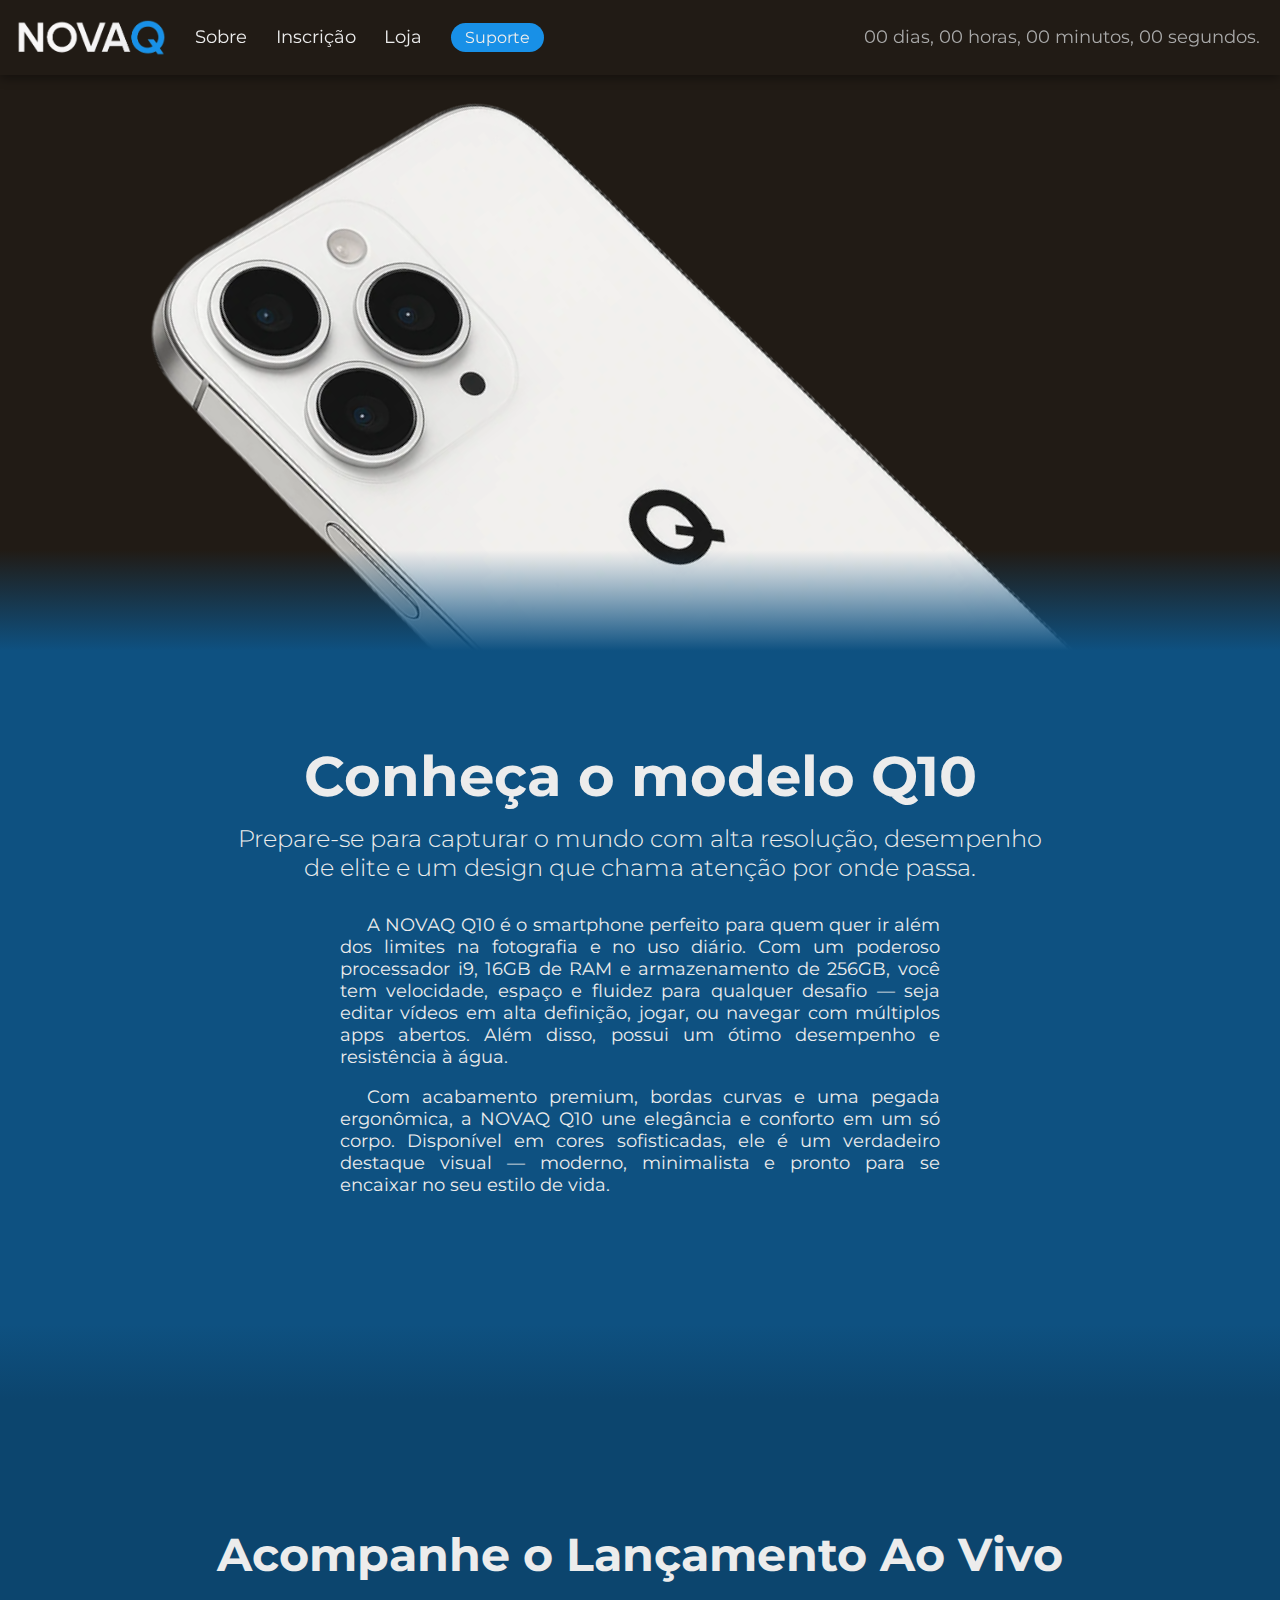
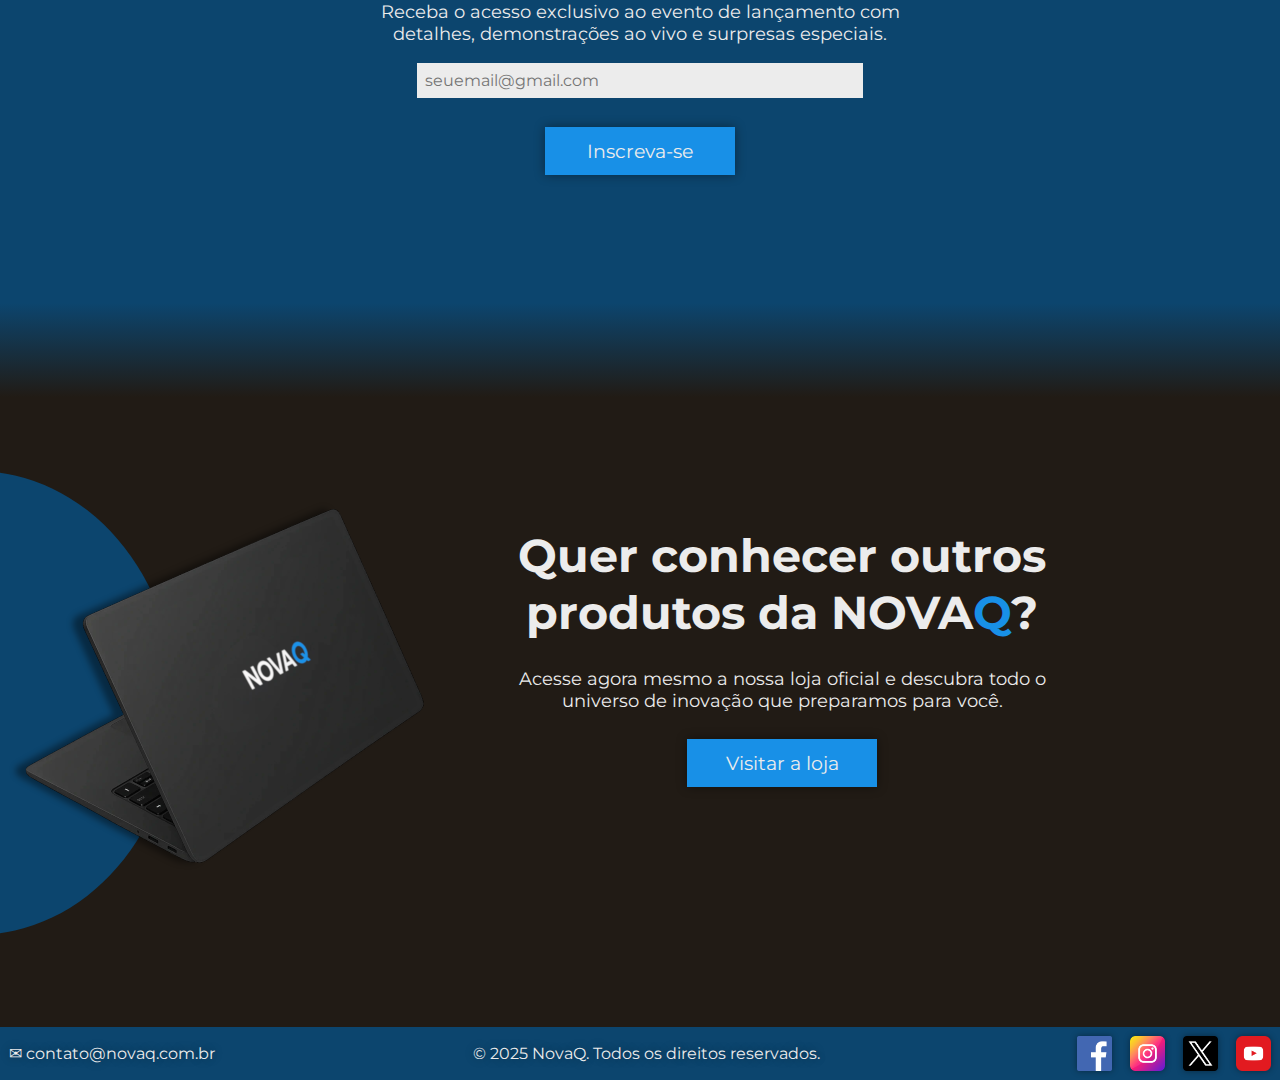
<file: index.html>
<!DOCTYPE html>
<html lang="pt-br">
    <head>
        <meta charset="UTF-8" />
        <meta name="viewport" content="width=device-width, initial-scale=1.0" />
        
        <!-- Ícone -->
        <link rel="shortcut icon" href="img/favicon.ico" type="image/x-icon">
        <!-- Título da página -->
        <title>Lançamento NovaQ Q10 | Prepare-se para o Futuro</title>

        <!-- Arquivos de estilo -->
        <link rel="stylesheet" href="styles/config.css" />
        <link rel="stylesheet" href="styles/menu.css" />
        <link rel="stylesheet" href="styles/sobre.css" />
        <link rel="stylesheet" href="styles/inscricao.css" />
        <link rel="stylesheet" href="styles/loja.css" />
        <link rel="stylesheet" href="styles/footer.css" />
        <link rel="stylesheet" href="styles/input.css" />
        <link rel="stylesheet" href="styles/media-queries.css" />

        <script src="scripts/contagem-regressiva.js" defer></script>
        <script src="scripts/img-trans.js" defer></script>
    </head>
    <body>
        <!-- Menu de navegação -->
        <nav id="menu">
            <ul id="opcao">
                <div id="botao-topico-nav">
                    <li id="op-ini" class="botao-nav">
                        <a href="#body" class="smooth-bot-nav"
                            ><img
                                src="img/marca.png"
                                alt="NovaQ"
                                id="marca"
                                draggable="false"
                        /></a>
                    </li>
                    <li id="op-sob" class="botao-nav">
                        <a href="#sobre" class="smooth-bot-nav">Sobre</a>
                    </li>
                    <li id="op-ins" class="botao-nav">
                        <a href="#inscricao" class="smooth-bot-nav"
                            >Inscrição</a
                        >
                    </li>
                    <li id="op-loja" class="botao-nav">
                        <a href="#loja" class="smooth-bot-nav">Loja</a>
                    </li>
                    <li id="op-sup">
                        <a href="#" id="link-sup" draggable="false">Suporte</a>
                    </li>
                </div>
                <li id="tempo">
                    <span id="cont-reg"
                        ><abbr title="" id="verDtEvent"
                            >00 dias, 00 horas, 00 minutos, 00 segundos.</abbr
                        ></span
                    >
                </li>
            </ul>
        </nav>

        <!-- Sobre -->
        <div id="img-sobre">
            <img
                src="img/img1.png"
                alt="NOVAQ Q10"
                id="celular"
                draggable="false"
            />
        </div>
        <main id="sobre">
            <div>
                <h1>Conheça o modelo Q10</h1>
                <h2>
                    Prepare-se para capturar o mundo com alta resolução,
                    desempenho de elite e um design que chama atenção por onde
                    passa.
                </h2>
                <p>
                    A NOVAQ Q10 é o smartphone perfeito para quem quer ir além
                    dos limites na fotografia e no uso diário. Com um poderoso
                    processador i9, 16GB de RAM e armazenamento de 256GB, você
                    tem velocidade, espaço e fluidez para qualquer desafio —
                    seja editar vídeos em alta definição, jogar, ou navegar com
                    múltiplos apps abertos. Além disso, possui um ótimo
                    desempenho e resistência à água.
                </p>
                <p>
                    Com acabamento premium, bordas curvas e uma pegada
                    ergonômica, a NOVAQ Q10 une elegância e conforto em um só
                    corpo. Disponível em cores sofisticadas, ele é um verdadeiro
                    destaque visual — moderno, minimalista e pronto para se
                    encaixar no seu estilo de vida.
                </p>
            </div>
        </main>

        <!-- Inscrição -->
        <main id="inscricao">
            <div>
                <h1>Acompanhe o Lançamento Ao Vivo</h1>
                <p>
                    Receba o acesso exclusivo ao evento de lançamento com
                    detalhes, demonstrações ao vivo e surpresas especiais.
                </p>
                <form>
                    <input
                        type="email"
                        name="caixa_de_email"
                        id="email"
                        placeholder="seuemail@gmail.com"
                        required
                    />
                    <br />
                    <input type="submit" value="Inscreva-se" id="botao-ins" />
                </form>
            </div>
        </main>

        <!-- Loja -->
        <div id="div-grid">
            <div id="img-loja">
                <img
                    src="img/img2.png"
                    alt="imagens-ilustrativas"
                    id="img-trans"
                    draggable="false"
                />
                <div id="img-background"></div>
            </div>
            <article id="loja">
                <div>
                    <h1>
                        Quer conhecer outros produtos da NOVA<span id="destaque"
                            >Q</span
                        >?
                    </h1>
                    <p>
                        Acesse agora mesmo a nossa loja oficial e descubra todo
                        o universo de inovação que preparamos para você.
                    </p>
                    <a
                        href="#"
                        target="_blank"
                        id="link-loja"
                        draggable="false"
                    >
                        <input
                            type="button"
                            value="Visitar a loja"
                            id="botao-loja"
                        />
                    </a>
                </div>
            </article>
        </div>

        <!-- Rodapé -->
        <footer id="footer">
            <a href="#" id="link-cont" target="_blank" draggable="false">&#x2709; contato@novaq.com.br</a>
            <p>© 2025 NovaQ. Todos os direitos reservados.</p>
            <ul>
                <li><a href="#" target="_blank" class="rd-link" draggable="false"><img src="img/facebook-img.png" alt="Facebook" class="rd-img" draggable="false" /></a></li>
                <li><a href="#" target="_blank" class="rd-link" draggable="false"><img src="img/instagram-img.png" alt="Instagram" class="rd-img" draggable="false" /></a></li>
                <li><a href="#" target="_blank" class="rd-link" draggable="false"><img src="img/twitter-img.png" alt="Twitter" class="rd-img" draggable="false" /></a></li>
                <li><a href="#" target="_blank" class="rd-link" draggable="false"><img src="img/youtube-img.png" alt="Youtube" class="rd-img" draggable="false" /></a></li>
            </ul>
        </footer>
    </body>
</html>
</file>
<file: styles/config.css>
/* Importação da fonte (Montserrat) */
@import url("https://fonts.googleapis.com/css2?family=Montserrat:ital,wght@0,100..900;1,100..900&display=swap");

/* Configuração geral */
* {
    font-family: "Montserrat", Arial, Helvetica, sans-serif;
    margin: 0px;
    padding: 0px;
}

html {
    scroll-behavior: smooth;
}

/* Corpo da página */
body {
    background-color: var(--cor1);
}

img {
    user-select: none;
}

span#destaque {
    color: var(--cor3);
    font-weight: bold;
}

/* Variáveis */
:root {
    --cor1: #211b15;
    --cor2: #ececec;
    --cor3: #1890e7;
    --cor4: #0e5181;
    --cor5: #0c456e;
    --parRecuo: 1.5em;
    --parTam: 18px;
    --titulo: 3.5em;
    --subtitulo: 1.5em;
    --backLinearPor: 87%;
    --paddingConteudo: 12em 0px 8em;
    --imgLojaTam: 400px;
}
</file>
<file: styles/menu.css>
/* Barra de navegação */
/* INICIO */
nav#menu {
    position: fixed;
    width: 100%;
    background-color: var(--cor1);
    box-shadow: 0px 3px 10px rgba(0, 0, 0, 0.4);
    z-index: 2;
    user-select: none;
}

/* Lista de navegação */
ul#opcao {
    display: flex;
    justify-content: space-between;
    align-items: center;
    padding: 1em;
    list-style: none;
    cursor: default;
}

div#botao-topico-nav {
    display: flex;
    align-items: center;
    width: 33em;
    justify-content: space-between;
}

/* Botões de navegação */
/* Configuração geral */
a.smooth-bot-nav {
    font-size: 18px;
    color: var(--cor2);
    text-decoration: none;
}

a.smooth-bot-nav:hover {
    text-decoration: underline;
    cursor: pointer;
}

/* Botão de suporte */
li#op-sup {
    margin-right: 0px;
}

a#link-sup {
    background-color: var(--cor3);
    border-radius: 20px;
    padding: 5px 14px;
    color: var(--cor2);
    text-decoration: none;
    transition-duration: 0.5s;
}

a#link-sup:hover {
    background-color: #157fcb;
}

a#link-sup:active {
    background-color: #1168a6;
}

/* Contagem regressiva */
li#tempo {
    margin-right: 4px;
    color: darkgray;
    font-size: 18px;
    text-decoration: none;
    cursor: default;
}

abbr#verDtEvent {
    display: inline-block;
    text-decoration: none;
}

/* Logo da empresa */
img#marca {
    position: relative;
    top: 3px;
    width: 150px;
}
/* FIM */
</file>
<file: styles/sobre.css>
/* Posição da imagem (NOVAQ Q10) */
div#img-sobre {
    text-align: center;
}

/* Imagem (NOVAQ Q10) */
div#img-sobre > img#celular {
    margin: 6em 0px -110px 0px;
}

/* Conteúdo do sobre */
main#sobre {
    position: relative;
    padding: var(--paddingConteudo);
    background: linear-gradient(to top, var(--cor4) var(--backLinearPor), transparent);
    text-align: center;
    color: var(--cor2);
    z-index: 1;
}

/* Título */
main#sobre > div > h1 {
    font-size: var(--titulo);
}

/* Subtítulo */
main#sobre > div > h2 {
    margin: auto;
    padding: 14px 0px;
    width: 820px;
    font-size: var(--subtitulo);
    font-weight: 300;
}

/* Parágrafo */
main#sobre > div > p {
    margin: auto;
    padding-top: 1em;
    width: 600px;
    text-align: justify;
    text-indent: var(--parRecuo);
    font-size: var(--parTam);
}
</file>
<file: styles/inscricao.css>
/* Conteúdo da Inscrição */
main#inscricao {
    background: linear-gradient(
        to top,
        var(--cor5) var(--backLinearPor),
        var(--cor4)
    );
    padding: var(--paddingConteudo);
    text-align: center;
    color: var(--cor2);
}

/* Título */
main#inscricao > div > h1 {
    font-size: calc(var(--titulo) - 0.6em);
    padding-top: 10px;
}

/* Parágrafo */
main#inscricao > div > p {
    margin: auto;
    padding: 1em 0px;
    width: 600px;
    text-align: center;
    font-size: var(--parTam);
}
</file>
<file: styles/loja.css>
/* Organização do conteúdo loja */
div#div-grid {
    display: grid;
    grid-template-columns: auto 56%;
    justify-content: start;
    position: relative;
    background: linear-gradient(
        to top,
        var(--cor1) var(--backLinearPor),
        var(--cor5)
    );
    padding: var(--paddingConteudo);
}

/* Posição da imagem */
div#img-loja {
    position: relative;
    padding-left: 1.5em;
    z-index: 1;
}

/* Transição de imagens */
img#img-trans {
    filter: drop-shadow(-10px 0px 3px rgba(0, 0, 0, 0.4));
    width: var(--imgLojaTam);
}

/* Background azul escuro */
div#img-background {
    position: absolute;
    top: -1.5em;
    left: -14em;
    padding: 2em 0px;
    background-color: var(--cor5);
    border-radius: 100%;
    width: var(--imgLojaTam);
    height: var(--imgLojaTam);
    z-index: -1;
}


/* Texto do conteúdo loja */
/* INICIO */
article#loja {
    margin-top: 2em;
    text-align: center;
    color: var(--cor2);
}

/* Título */
article#loja > div > h1 {
    font-size: calc(var(--titulo) - 0.6em);
}

/* Parágrafo */
article#loja > div > p {
    margin: auto;
    padding: 1.5em 0px;
    text-align: center;
    font-size: var(--parTam);
    width: 600px;
}
/* FIM */
</file>
<file: styles/footer.css>
/* Rodapé da página */
footer#footer {
    display: grid;
    grid-template-areas: "a p ul";
    align-items: center;
    justify-content: space-between;
    background-color: var(--cor5);
    color: var(--cor2);
}

/* Link do contato */
/* INICIO */
a#link-cont {
    padding: 9px;
    color: var(--cor2);
    text-decoration: none;
    text-shadow: 0px 0px 10px rgba(0, 0, 0, 0.4);
    user-select: none;
}

a#link-cont:hover {
    text-decoration: underline;
}
/* FIM */

/* Declaração de direitos reservados */
footer#footer > p {
    text-align: center;
    padding: 9px;
    text-shadow: 0px 0px 10px rgba(0, 0, 0, 0.4);
}

/* Redes sociais */
/* INICIO */
/* Organização das imagens */
footer#footer > ul {
    display: flex;
    align-items: center;
    list-style-type: none;
}

/* Imagem das redes sociais */
img.rd-img {
    margin: 9px 9px 5px 9px;
    filter: drop-shadow(0px 0px 3px rgba(0, 0, 0, 0.4));
    width: 35px;
    transition-duration: 0.5s;
}

img.rd-img:active {
    transform: scale(0.90);
}
/* FIM */
</file>
<file: styles/input.css>
/* Caixa de email */
input#email {
    padding: 8px;
    width: 430px;
    border: none;
    outline: none;
    background-color: var(--cor2);
    font-weight: 400;
    font-size: 16px;
}

/* Botões */
input#botao-ins, input#botao-loja {
    padding: 12px;
    border: none;
    width: 190px;
    background-color: var(--cor3);
    font-size: 1.2em;
    color: var(--cor2);
    box-shadow: 0px 0px 10px rgba(0, 0, 0, 0.4);
    transition: 0.5s;
}

input#botao-ins:hover, input#botao-loja:hover {
    cursor: pointer;
}

input#botao-ins:hover, input#botao-loja:hover {
    background-color: #157fcb;
}

input#botao-ins:active, input#botao-loja:active {
  background-color: #1168A6;
}

input#botao-ins {
    margin-top: 1.5em;
}
</file>
<file: styles/media-queries.css>
/* Monitores e notebooks */
/* INICIO */
@media (max-width: 1039px) {
    img#celular {
        width: 801px;
    }

    div#div-grid {
        display: flex;
        align-items: center;
        flex-direction: column-reverse;
    }

    div#img-loja {
        position: relative;
        right: 0.1em;
        margin: auto;
    }

    div#img-background {
        top: 3em;
        left: -0.5em;
        width: calc(var(--imgLojaTam) - 50px);
        height: calc(var(--imgLojaTam) - 100px);
        box-shadow: 0px 0px 20px rgba(0, 0, 0, 0.4);
    }

    img#img-trans {
        margin: 5em auto 0px auto;
        width: calc(var(--imgLojaTam) - 100px);
    }
}

@media (max-width: 990px) {
    li#tempo {
        text-align: right;
        font-size: 16px;
    }

    abbr#verDtEvent {
        width: 95%;
    }
}

@media (max-width: 850px) {
    div#botao-topico-nav {
        justify-content: flex-start;
    }

    li#op-sup {
        margin-left: 2em;
    }

    li#op-sob,
    li#op-ins,
    li#op-loja {
        position: absolute;
        top: -10em;
    }
}
/* FIM */

/* Tablets */
/* INICIO */
@media (max-width: 835px) {
    img#celular {
        width: 701px;
    }

    main#sobre > div > h1 {
        font-size: calc(var(--titulo) - 15px);
    }

    main#sobre > div > h2 {
        width: 620px;
    }

    main#inscricao > div > h1 {
        font-size: calc(var(--titulo) - 1em);
    }

    article#loja > div > h1 {
        font-size: calc(var(--titulo) - 1.5em);
    }
}

@media (max-width: 818px) {
    img#celular {
        width: 601px;
    }

    img.rd-img {
        width: calc(35px - 2px);
    }

    ul#opcao {
        display: flex;
        justify-content: flex-start;
    }

    img#img-trans {
        width: calc(var(--imgLojaTam) - 150px);
    }

    div#img-background {
        width: calc(var(--imgLojaTam) - 100px);
        height: calc(var(--imgLojaTam) - 150px);
    }
}

@media (max-width: 774px) {
    main#inscricao > div > h1 {
        font-size: calc(var(--titulo) - 1.3em);
    }

    article#op-loja > div > h1 {
        font-size: calc(var(--titulo) - 1.3em);
    }
}

@media (max-width: 670px) {
    img#celular {
        width: 501px;
    }

    main#sobre > div > h2 {
        width: 520px;
        font-size: calc(var(--subtitulo) - 4px);
    }

    main#sobre > div > p {
        width: 500px;
    }

    main#inscricao > div > h1 {
        font-size: calc(var(--titulo) - 1.6em);
    }

    main#inscricao > div > p {
        width: 500px;
    }

    article#loja > div > h1 {
        font-size: calc(var(--titulo) - 1.6em);
    }

    footer#footer {
        display: flex;
        flex-wrap: wrap;
        justify-content: center;
    }
}

@media (max-width: 615px) {
    img#celular {
        width: 401px;
    }

    main#sobre > div > h1 {
        font-size: calc(var(--titulo) - 1.3em);
    }

    main#sobre > div > h2 {
        width: 400px;
    }

    main#sobre > div > p {
        width: 400px;
    }

    main#inscricao > div > h1 {
        font-size: calc(var(--titulo) - 2em);
    }

    main#inscricao > div > p {
        width: 400px;
    }

    article#loja > div > h1 {
        font-size: calc(var(--titulo) - 2em);
    }

    article#loja > div > p {
        width: 400px;
    }

    img#img-trans {
        width: calc(var(--imgLojaTam) - 250px);
    }

    div#img-background {
        width: calc(var(--imgLojaTam) - 200px);
        height: calc(var(--imgLojaTam) - 250px);
    }
}

@media (max-width: 550px) {
    li#tempo {
        font-size: 14px;
    }
}

@media (max-width: 500px) {
    li#tempo {
        position: static;
        margin: 0px;
        width: 100%;
    }

    li#op-ini > a {
        margin: 0px;
    }
}

/* FIM */

/* Celulares */
@media (min-width: 320px) and (max-width: 499px) {
    img#marca {
        width: 85px;
    }

    a#link-sup {
        font-size: 12px;
    }

    li#tempo {
        font-size: 12px;
    }

    img#celular {
        margin-bottom: -120px;
        width: 301px;
    }

    main#sobre > div > h1 {
        font-size: calc(var(--titulo) - 1.8em);
    }

    main#sobre > div > h2 {
        width: 300px;
        font-size: calc(var(--subtitulo) - 0.5em);
    }

    main#sobre > div > p {
        font-size: 1em;
        width: 300px;
    }

    main#inscricao {
        position: relative;
        bottom: 1px;
    }

    main#inscricao > div > h1 {
        margin: auto;
        width: 300px;
    }

    main#inscricao > div > p {
        width: 300px;
        font-size: 1em;
    }

    input#email {
        width: 300px;
    }

    div#div-grid {
        position: relative;
        bottom: 2px;
    }

    article#loja > div > h1 {
        margin: auto;
        width: 300px;
    }

    article#loja > div > p {
        font-size: 1em;
        width: 300px;
    }
}
</file>
